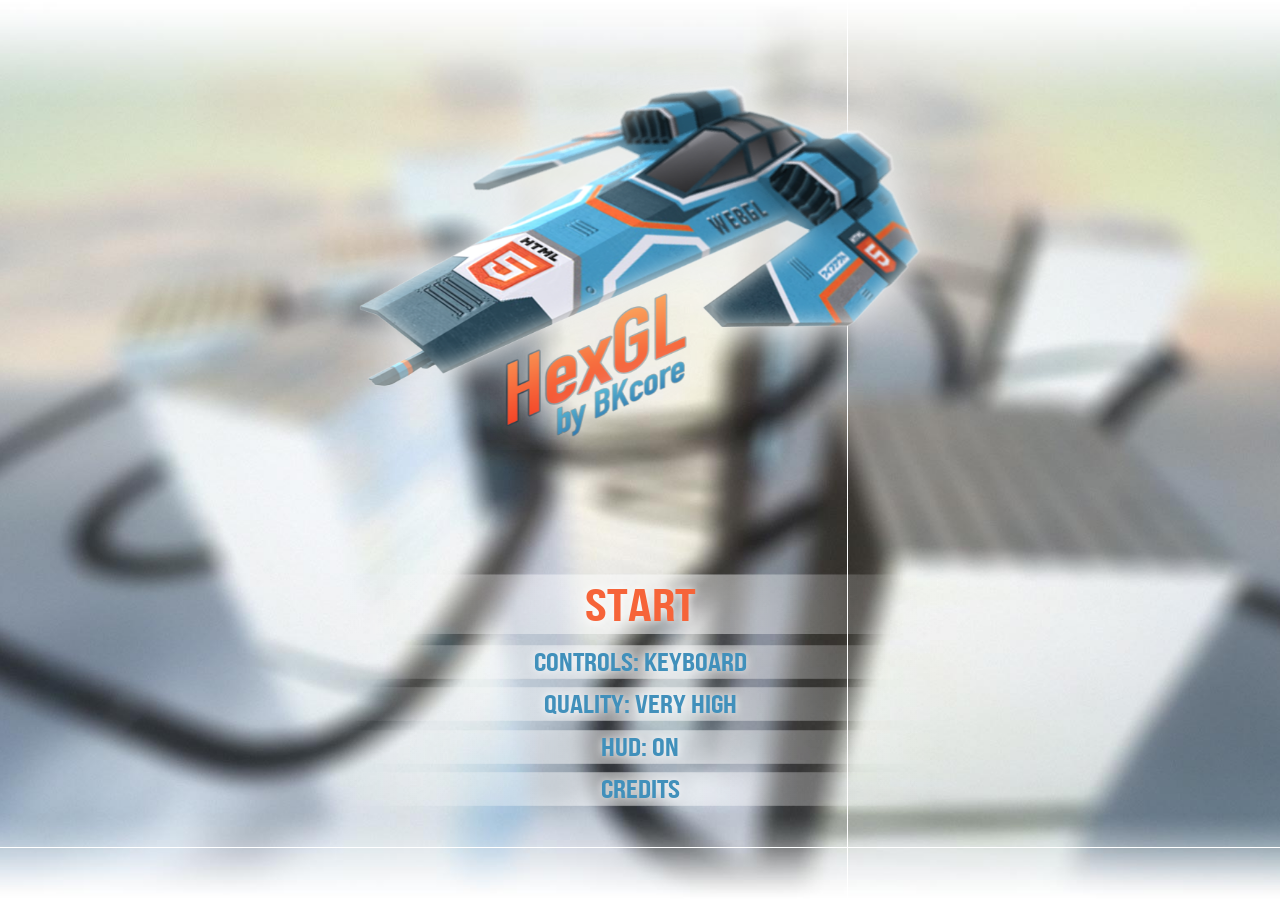
<file: games/hexgl/index.html>
<!doctype html>
<html lang="en">
  <head>
    <title>HexGL by BKcore</title>
    <meta charset="utf-8">
    <meta name="description" content="HexGL is a futuristic racing game built by Thibaut Despoulain (BKcore) using HTML5, Javascript and WebGL. Come challenge your friends on this fast-paced 3D game!">
    <meta property="og:title" content="HexGL, the HTML5 futuristic racing game." />
    <meta property="og:type" content="game" />
    <meta property="og:url" content="http://hexgl.bkcore.com/" />
    <meta property="og:image" content="http://hexgl.bkcore.com/image.png" />
    <meta property="og:site_name" content="HexGL by BKcore" />
    <meta property="fb:admins" content="1482017639" />
    <link rel="icon" href="http://hexgl.bkcore.com/favicon.png" type="image/png">
    <link rel="shortcut icon" href="http://hexgl.bkcore.com/favicon.png" type="image/png">
    <meta name="viewport" content="width=device-width, user-scalable=no, minimum-scale=1.0, maximum-scale=1.0">
    <link rel="stylesheet" href="css/multi.css" type="text/css" charset="utf-8">
    <link rel="stylesheet" href="css/fonts.css" type="text/css" charset="utf-8">
    <style>
      body {
        padding:0;
        margin:0;
      }
      canvas { pointer-events:none; width: 100%;}
      #overlay{
        position: absolute;
        z-index: 9999;
        top: 0;
        left: 0;
        width: 100%;
      }
    </style>
    <script type="text/javascript">
    //analytics
    var _gaq = _gaq || [];
    _gaq.push(['_setAccount', 'UA-26274524-4']);
    _gaq.push(['_trackPageview']);
    (function() {
      var ga = document.createElement('script'); ga.type = 'text/javascript'; ga.async = true;
      ga.src = ('https:' == document.location.protocol ? 'https://ssl' : 'http://www') + '.google-analytics.com/ga.js';
      var s = document.getElementsByTagName('script')[0]; s.parentNode.insertBefore(ga, s);
    })();
    </script>
  </head>

  <body>
    <div id="step-1">
      <div id="global"></div>
      <div id="title">
      </div>
      <div id="menucontainer">
        <div id="menu">
          <div id="start">Start</div>
          <div id="s-controlType">Controls: Keyboard</div>
          <div id="s-quality">Quality: High</div>
          <div id="s-hud">HUD: On</div>
          <div id="s-godmode" style="display: none">Godmode: Off</div>
          <div id="s-credits">Credits</div>
        </div>
      </div>
    </div>
    <div id="step-2" style="display: none">
      <div id="ctrl-help">Click/Touch to continue.</div>
    </div>
    <div id="step-3" style="display: none">
      <div id="progressbar"></div>
    </div>
    <div id="step-4" style="display: none">
      <div id="overlay"></div>
      <div id="main"></div>
    </div>
    <div id="step-5" style="display: none">
      <div id="time"></div>
      <div id="ctrl-help">Click/Touch to continue.</div>
    </div>
    <div id="credits" style="display: none">
      <h3>Code</h3>
      <p><b>Concept and Development</b><br>Thibaut Despoulain (BKcore)</p>
      <p><b>Contributors</b><br>townxelliot<br>mahesh.kk</p>
      <p><b>Technologies</b><br>WebGL<br>JavaScript<br>CoffeeScript<br>Three.js<br>LeapMotion</p>
      <h3>Graphics</h3>
      <p><b>HexMKI base model</b><br>Charnel</p>
      <p><b>Track texture</b><br>Nobiax</p>
      <h4>Click anywhere to continue.</h4>
    </div>

    <div id="leapinfo" style="display: none"></div>

    <script src="libs/leap-0.4.1.min.js"></script>
    <script src="libs/Three.dev.js"></script>
    <script src="libs/ShaderExtras.js"></script>
    <script src="libs/postprocessing/EffectComposer.js"></script>
    <script src="libs/postprocessing/RenderPass.js"></script>
    <script src="libs/postprocessing/BloomPass.js"></script>
    <script src="libs/postprocessing/ShaderPass.js"></script>
    <script src="libs/postprocessing/MaskPass.js"></script>
    <script src="libs/Detector.js"></script>
    <script src="libs/Stats.js"></script>
    <script src="libs/DAT.GUI.min.js"></script>

    <script src="bkcore.coffee/controllers/TouchController.js"></script>
    <script src="bkcore.coffee/controllers/OrientationController.js"></script>
    <script src="bkcore.coffee/controllers/GamepadController.js"></script>

    <script src="bkcore.coffee/Timer.js"></script>
    <script src="bkcore.coffee/ImageData.js"></script>
    <script src="bkcore.coffee/Utils.js"></script>

    <script src="bkcore/threejs/RenderManager.js"></script>
    <script src="bkcore/threejs/Shaders.js"></script>
    <script src="bkcore/threejs/Particles.js"></script>
    <script src="bkcore/threejs/Loader.js"></script>

    <script src="bkcore/Audio.js"></script>

    <script src="bkcore/hexgl/HUD.js"></script>
    <script src="bkcore/hexgl/RaceData.js"></script>
    <script src="bkcore/hexgl/ShipControls.js"></script>
    <script src="bkcore/hexgl/ShipEffects.js"></script>
    <script src="bkcore/hexgl/CameraChase.js"></script>
    <script src="bkcore/hexgl/Gameplay.js"></script>

    <script src="bkcore/hexgl/tracks/Cityscape.js"></script>

    <script src="bkcore/hexgl/HexGL.js"></script>

    <script src="launch.js"></script>

  </body>
</html>
</file>
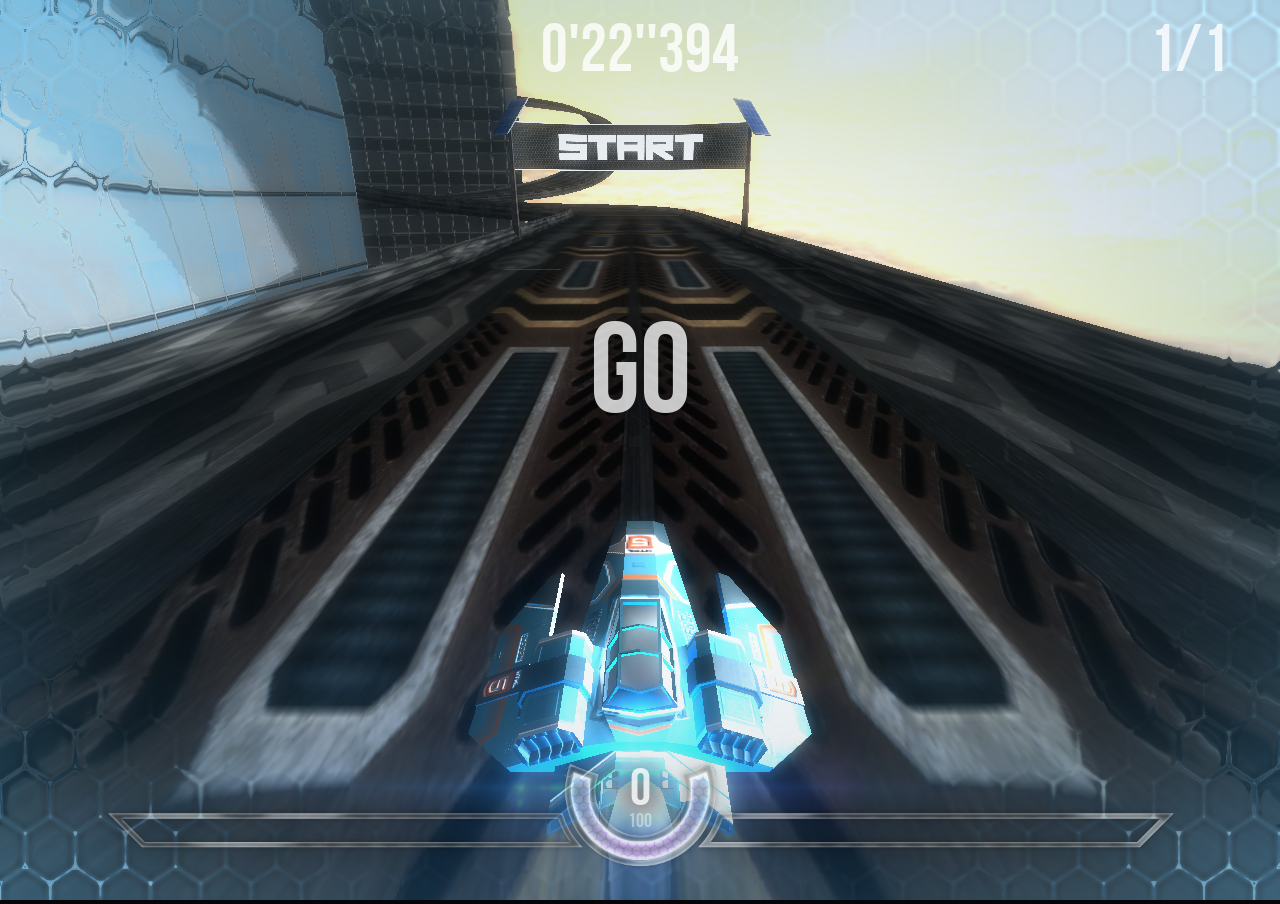
<file: games/hexgl/practice.html>
<!doctype html>
<html lang="en">
<head>
<meta charset="utf-8">
<title>HexGL - Practice Run</title>
<meta name="viewport" content="width=device-width, user-scalable=no, minimum-scale=1.0, maximum-scale=1.0">
<!-- HexGL's own index.html pulls Google Analytics and a remote favicon.
     Neither is loaded here: this page runs inside the hub, offline, off a
     plain python -m http.server. -->
<link rel="stylesheet" href="css/fonts.css" type="text/css">
<style>
  html, body { padding: 0; margin: 0; background: #05060a; overflow: hidden; }
  canvas { pointer-events: none; width: 100%; }
  #overlay { position: absolute; z-index: 40; top: 0; left: 0; width: 100%; }

  /* Everything below is the practice shell, not HexGL. It borrows the hub's
     palette so the iframe does not read as a different website. */
  :root {
    --gold: #ffd24a;
    --p1: #ff3b6b;
    --dim: #7c8496;
    --mono: Consolas, "SF Mono", Menlo, "DejaVu Sans Mono", "Courier New", monospace;
  }
  .pane {
    position: absolute; inset: 0; z-index: 100;
    display: flex; flex-direction: column; align-items: center; justify-content: center;
    background: #05060a; color: #fff;
    font-family: var(--mono); text-transform: uppercase; text-align: center;
  }
  .pane.hidden { display: none; }

  #loading .lbl { font-size: 11px; letter-spacing: 0.3em; color: var(--dim); margin-bottom: 14px; }
  #bar { width: 280px; height: 6px; background: #151a26; border: 2px solid #293143; }
  #barfill { height: 100%; width: 0%; background: var(--gold); transition: width .2s; }

  /* Target banner - the one thing that makes this a practice run rather than
     a free drive. Top-centre, clear of the HUD's corners. */
  #target {
    position: absolute; z-index: 50; top: 12px; left: 50%; transform: translateX(-50%);
    font-family: var(--mono); text-transform: uppercase; text-align: center;
    background: rgba(5, 6, 10, 0.72); border: 2px solid #293143;
    padding: 7px 18px; color: var(--dim); font-size: 10px; letter-spacing: 0.22em;
    pointer-events: none;
  }
  #target b { color: var(--gold); font-size: 15px; letter-spacing: 0.08em; display: block; margin-top: 3px; }
  #target.hidden { display: none; }
  #delta { font-size: 13px; letter-spacing: 0.08em; margin-top: 4px; display: block; }
  #delta.up { color: var(--p1); }
  #delta.down { color: #49e07a; }

  #result .verdict { font-size: 40px; letter-spacing: 0.1em; margin-bottom: 4px; }
  #result .verdict.pass { color: #49e07a; text-shadow: 0 0 28px rgba(73, 224, 122, .45); }
  #result .verdict.fail { color: var(--p1); text-shadow: 0 0 28px rgba(255, 59, 107, .45); }
  #result .time { font-size: 30px; color: #fff; letter-spacing: 0.06em; margin: 10px 0 2px; }
  #result .vs { font-size: 10px; color: var(--dim); letter-spacing: 0.22em; }
  #result .laps { font-size: 10px; color: #5b6478; letter-spacing: 0.2em; margin-top: 14px; }
  #result .coach {
    font-size: 11px; color: #9aa3b5; letter-spacing: 0.08em; text-transform: none;
    margin-top: 18px; max-width: 460px; line-height: 1.7;
    border-top: 2px solid #1c2230; padding-top: 14px;
  }
  #result .coach b { color: var(--gold); }

  /* Build tag, bottom-left - clear of HexGL's own speed and shield gauges,
     which own the bottom centre and the two top corners. */
  #build {
    position: absolute; z-index: 50; left: 14px; bottom: 14px;
    font-family: var(--mono); text-transform: uppercase;
    background: rgba(5, 6, 10, 0.72); border: 2px solid #293143;
    padding: 7px 12px; pointer-events: none;
  }
  #build.hidden { display: none; }
  #build b { color: var(--gold); font-size: 12px; letter-spacing: 0.16em; display: block; }
  #build span { color: var(--dim); font-size: 9px; letter-spacing: 0.18em; display: block; margin-top: 4px; }
  .btnrow { margin-top: 26px; display: flex; gap: 12px; }
  .pbtn {
    font-family: var(--mono); text-transform: uppercase; letter-spacing: 0.16em;
    font-size: 11px; padding: 11px 20px; cursor: pointer;
    background: #0b0e16; border: 3px solid #293143; color: var(--dim);
    transition: border-color .12s, color .12s, transform .08s;
  }
  .pbtn:hover { border-color: var(--gold); color: #fff; transform: translateY(-2px); }
</style>
</head>
<body>

<div id="overlay"></div>
<div id="main"></div>

<div id="target" class="hidden">
  Beat<b id="target-val">--</b><span id="delta"></span>
</div>

<!-- What the prompt built, kept on screen for the whole run. The player is
     here to learn which words produce which ship, and that connection is
     much easier to make while the ship is under them than afterwards. -->
<div id="build" class="hidden">
  <b id="build-name">--</b><span id="build-spec"></span>
</div>

<div class="pane" id="loading">
  <div class="lbl">Loading practice track</div>
  <div id="bar"><div id="barfill"></div></div>
</div>

<div class="pane hidden" id="result">
  <div class="verdict" id="verdict">FINISH</div>
  <div class="time" id="res-time">--</div>
  <div class="vs" id="res-vs"></div>
  <div class="laps" id="res-laps"></div>
  <!-- The point of the whole mode: the run read back as a verdict on the
       sentence, with the one edit most likely to fix it. -->
  <div class="coach" id="res-coach"></div>
  <div class="btnrow">
    <button class="pbtn" id="btn-retry">RUN AGAIN</button>
    <button class="pbtn" id="btn-exit">BACK TO HUB</button>
  </div>
</div>

<script src="libs/Three.dev.js"></script>
<script src="libs/ShaderExtras.js"></script>
<script src="libs/postprocessing/EffectComposer.js"></script>
<script src="libs/postprocessing/RenderPass.js"></script>
<script src="libs/postprocessing/BloomPass.js"></script>
<script src="libs/postprocessing/ShaderPass.js"></script>
<script src="libs/postprocessing/MaskPass.js"></script>
<script src="libs/Detector.js"></script>
<script src="libs/Stats.js"></script>
<script src="libs/DAT.GUI.min.js"></script>

<script src="bkcore.coffee/controllers/TouchController.js"></script>
<script src="bkcore.coffee/controllers/OrientationController.js"></script>
<script src="bkcore.coffee/controllers/GamepadController.js"></script>
<script src="bkcore.coffee/Timer.js"></script>
<script src="bkcore.coffee/ImageData.js"></script>
<script src="bkcore.coffee/Utils.js"></script>

<script src="bkcore/threejs/RenderManager.js"></script>
<script src="bkcore/threejs/Shaders.js"></script>
<script src="bkcore/threejs/Particles.js"></script>
<script src="bkcore/threejs/Loader.js"></script>
<script src="bkcore/Audio.js"></script>

<script src="bkcore/hexgl/HUD.js"></script>
<script src="bkcore/hexgl/RaceData.js"></script>
<script src="bkcore/hexgl/ShipControls.js"></script>
<script src="bkcore/hexgl/ShipEffects.js"></script>
<script src="bkcore/hexgl/CameraChase.js"></script>
<script src="bkcore/hexgl/Gameplay.js"></script>
<script src="bkcore/hexgl/tracks/Cityscape.js"></script>
<script src="bkcore/hexgl/HexGL.js"></script>

<script>
/* ------------------------------------------------------------------
   Practice shell for HexGL.

   HexGL ships a four-step menu (launch.js): pick controls, pick quality,
   read the help card, then race. None of that belongs inside the hub,
   which has already made those choices - so this page skips straight to a
   running track and adds the one thing HexGL has no concept of: a target
   to beat.

   HexGL itself is untouched. Every hook below is an instance-level
   override, so dropping a newer HexGL over games/hexgl/ breaks nothing.
------------------------------------------------------------------- */
(function () {
  'use strict';

  var $ = function (id) { return document.getElementById(id); };
  var qp = function (k, d) {
    var m = new RegExp('[?&]' + k + '=([^&]*)').exec(window.location.search);
    return m ? decodeURIComponent(m[1]) : d;
  };

  /* Laps stand in for distance. One lap is the practice default: a
     Cityscape lap is long enough to be a real test and short enough that a
     failed run costs thirty seconds, not three minutes. */
  var LAPS = Math.max(1, Math.min(3, parseInt(qp('laps', '1'), 10) || 1));
  var TARGET = parseInt(qp('target', '0'), 10) || 0;
  var QUALITY = Math.max(0, Math.min(3, parseInt(qp('quality', '3'), 10)));

  /* The ship the hub built out of the player's prompt. Absent (or corrupt -
     it arrives through a URL) means stock HexGL, which is exactly what this
     page did before prompts existed. */
  var BUILD = null;
  try { BUILD = JSON.parse(qp('build', '')); } catch (e) { BUILD = null; }
  if (BUILD && typeof BUILD.tune !== 'object') BUILD = null;

  /* Every number is clamped to a sane band before it reaches ShipControls.
     The hub computes these, but the hub is a query string away from anyone
     with a keyboard, and a maxSpeed of 1e9 is not a run. */
  var LIMITS = {
    maxSpeed: [3, 14], thrust: [0.008, 0.05], airResist: [0.008, 0.06],
    boosterSpeed: [1, 9], angularSpeed: [0.006, 0.03], airAngularSpeed: [0.006, 0.03],
    shieldDamage: [0, 0.3], collisionSpeedDecrease: [0.5, 1],
    collisionSpeedDecreaseCoef: [0.1, 0.9]
  };

  function applyBuild(controls) {
    if (!BUILD) return;
    for (var k in LIMITS) {
      var v = BUILD.tune[k];
      if (typeof v !== 'number' || !isFinite(v)) continue;
      controls[k] = Math.max(LIMITS[k][0], Math.min(LIMITS[k][1], v));
    }
  }

  /* Formatting has to match HexGL's own HUD, or the target banner and the
     lap clock would disagree about what 1'32''450 means. */
  function fmt(ms) {
    var t = bkcore.Timer.msToTimeString(ms);
    return t.m + "'" + t.s + "''" + t.ms;
  }
  function signed(ms) {
    var sign = ms < 0 ? '-' : '+';
    var a = Math.abs(ms);
    var sec = Math.floor(a / 1000);
    var cs = Math.floor((a % 1000) / 10);
    return sign + sec + '.' + (cs < 10 ? '0' + cs : cs) + 's';
  }

  function post(msg) {
    if (window.parent === window) return;
    msg.source = 'hexgl-practice';
    try { window.parent.postMessage(msg, '*'); } catch (e) {}
  }

  var hexGL = null;
  var finished = false;
  var deltaTimer = null;

  function build() {
    finished = false;
    $('result').className = 'pane hidden';
    $('loading').className = 'pane';
    $('barfill').style.width = '0%';

    hexGL = new bkcore.hexgl.HexGL({
      document: document,
      width: window.innerWidth,
      height: window.innerHeight,
      container: $('main'),
      overlay: $('overlay'),
      /* gameover is deliberately null. HexGL's built-in panel hides the
         whole canvas and reloads the page on click; the practice result has
         to stay inside the iframe. */
      gameover: null,
      quality: QUALITY,
      difficulty: 0,
      hud: true,
      controlType: 0,          // keyboard
      godmode: false,
      track: 'Cityscape'
    });
    window.hexGL = hexGL;

    hexGL.load({
      onLoad: function () {
        hexGL.init();

        /* displayScore assumes three lap times and a DOM full of elements
           this page does not have. Replaced wholesale. */
        hexGL.displayScore = onFinish;

        /* After init(), which is where the track calls tweakShipControls()
           and stamps the difficulty preset over everything. Applying the
           build before that point would silently do nothing. */
        applyBuild(hexGL.components.shipControls);
        if (BUILD) {
          $('build-name').textContent = BUILD.arch || 'YOUR SHIP';
          $('build-spec').textContent = 'TOP ' + BUILD.spec.top.toFixed(1) +
            '   GRIP ' + Math.round(BUILD.spec.grip * 100) + '%' +
            '   HULL ' + BUILD.spec.hits + ' HITS';
          $('build').className = '';
        }

        if (TARGET > 0) {
          $('target-val').textContent = fmt(TARGET);
          $('target').className = '';
          startDelta();
        }

        $('loading').className = 'pane hidden';
        hexGL.start();

        /* start() is what builds gameplay (via initGameplay), so maxLaps can
           only be lowered afterwards. It is read fresh each tick inside the
           timeattack mode function, and gameplay.start() has already painted
           the HUD with 3, so the lap counter is repainted here too. */
        hexGL.gameplay.maxLaps = LAPS;
        if (hexGL.hud) hexGL.hud.updateLap(1, LAPS);
        window.focus();
        post({ type: 'started', laps: LAPS, targetMs: TARGET });
      },
      onError: function (s) {
        console.error('[hexgl] failed to load ' + s);
        $('loading').innerHTML = '<div class="lbl">Track failed to load</div>';
        post({ type: 'error', reason: 'load' });
      },
      onProgress: function (p) {
        $('barfill').style.width = (p.loaded / p.total * 100) + '%';
      }
    });
  }

  /* Live gap to the target, on its own interval rather than inside HexGL's
     render loop - the banner does not need 60fps, and hooking the loop
     would mean touching HexGL. */
  function startDelta() {
    if (deltaTimer) clearInterval(deltaTimer);
    deltaTimer = setInterval(function () {
      if (!hexGL || !hexGL.gameplay || finished || TARGET <= 0) return;
      if (hexGL.gameplay.step !== 4) return;      // 4 == racing, after the countdown
      var d = $('delta');
      var gap = hexGL.gameplay.timer.time.elapsed - TARGET;
      d.textContent = signed(gap);
      d.className = gap > 0 ? 'up' : 'down';
    }, 100);
  }

  /* Reads the run back as a note about the prompt.

     Deliberately one suggestion, never a list: the player is supposed to
     change one thing and run it again, and a wall of advice makes it
     impossible to tell which edit did the work. The stat named is always
     the one the run actually failed on, not the lowest number on the card -
     a fragile ship that finished comfortably does not need a hull lecture. */
  function coach(wrecked, timed, passed, finishTime) {
    if (!BUILD) return '';
    var st = BUILD.stats;
    var name = '<b>' + (BUILD.arch || 'that ship') + '</b>';

    if (wrecked) {
      return name + ' ran out of hull before the finish. The prompt bought ' +
        'speed and aggression with armour - if that was not deliberate, say ' +
        'something about caution, control or a reinforced hull and run it again.';
    }
    if (!timed) {
      return name + ' covered the distance. Set a target to find out whether ' +
        'the prompt was actually quick or just careful.';
    }
    if (passed) {
      var room = Math.round((TARGET - finishTime) / 1000);
      return name + ' covered the distance with ' + room + 's to spare. ' +
        (room > 12
          ? 'Comfortable - try the next target up, or spend some of that margin on a leaner hull.'
          : 'That is a prompt worth keeping.');
    }
    var miss = Math.round((finishTime - TARGET) / 1000);
    if (st.s < 0.5) {
      return name + ' missed by ' + miss + 's, and it was never fast enough to make it: ' +
        'speed came out at ' + Math.round(st.s * 100) + '. The prompt needs to ask ' +
        'for pace directly - top speed, flat out, full throttle.';
    }
    if (st.d > 0.65) {
      return name + ' missed by ' + miss + 's. It was built to survive rather than ' +
        'to arrive - armour is paid for out of speed, so drop some of the caution ' +
        'wording and see what the clock does.';
    }
    return name + ' missed by ' + miss + 's with a ship that was quick enough on paper. ' +
      'Grip is spent on top speed here: either ask for more control in the corners, ' +
      'or keep the build and drive it cleaner.';
  }

  function onFinish(finishTime, lapTimes) {
    finished = true;
    hexGL.active = false;
    if (deltaTimer) clearInterval(deltaTimer);

    /* A destroyed ship still routes through onFinish carrying whatever was
       on the clock. That is not a lap time and must not be reported as one. */
    var wrecked = hexGL.gameplay.result === hexGL.gameplay.results.DESTROYED;
    var timed = !wrecked && TARGET > 0;
    var passed = timed && finishTime <= TARGET;

    $('target').className = 'hidden';
    $('verdict').textContent = wrecked ? 'WRECKED'
      : (!timed ? 'FINISH' : (passed ? 'TARGET MET' : 'TOO SLOW'));
    $('verdict').className = 'verdict ' + ((wrecked || (timed && !passed)) ? 'fail' : 'pass');
    $('res-time').textContent = wrecked ? '--' : fmt(finishTime);
    $('res-vs').textContent = timed
      ? 'TARGET ' + fmt(TARGET) + '   ' + signed(finishTime - TARGET)
      : '';
    $('res-laps').textContent = (!wrecked && lapTimes && lapTimes.length)
      ? lapTimes.map(function (t, i) { return 'LAP ' + (i + 1) + '  ' + fmt(t); }).join('     ')
      : '';
    $('res-coach').innerHTML = coach(wrecked, timed, passed, finishTime);
    $('result').className = 'pane';

    post({
      type: 'finish',
      timeMs: wrecked ? null : finishTime,
      targetMs: TARGET || null,
      lapTimes: wrecked ? [] : (lapTimes || []),
      laps: LAPS,
      wrecked: wrecked,
      passed: passed,
      /* Handed back so the hub can talk about the run in terms of the
         prompt without having to remember what it sent. */
      build: BUILD ? { arch: BUILD.arch, stats: BUILD.stats } : null
    });
  }

  $('btn-retry').onclick = function () { window.location.reload(); };
  $('btn-exit').onclick = function () { post({ type: 'exit' }); };

  /* Esc leaves the run. The hub binds it too, but a focused iframe eats the
     key, so it has to be handled on both sides. */
  window.addEventListener('keydown', function (e) {
    if (e.keyCode === 27) post({ type: 'exit' });
  });

  var probe = document.createElement('canvas');
  var gl = null;
  try { gl = probe.getContext('webgl') || probe.getContext('experimental-webgl'); } catch (e) {}
  if (!gl) {
    $('loading').innerHTML = '<div class="lbl">WebGL unavailable</div>';
    post({ type: 'error', reason: 'webgl' });
    return;
  }

  build();
})();
</script>
</body>
</html>
</file>
<file: games/hexgl/css/multi.css>
@-webkit-keyframes anim {
  0%   { -webkit-transform: translateY(10px) }
  50% { -webkit-transform: translateY(-10px) }
  100% { -webkit-transform: translateY(10px) }
}
@-moz-keyframes anim {
  0%   { -moz-transform: translateY(10px) }
  50% { -moz-transform: translateY(-10px) }
  100% { -moz-transform: translateY(10px) }
}
@-o-keyframes anim {
  0%   { -o-transform: translateY(10px) }
  50% { -o-transform: translateY(-10px) }
  100% { -o-transform: translateY(10px) }
}
@keyframes anim {
  0%   { transform: translateY(10px) }
  50% { transform: translateY(-10px) }
  100% { transform: translateY(10px) }
}

@-webkit-keyframes animbg {
  0%   { -webkit-transform: translateY(5px) }
  50% { -webkit-transform: translateY(-5px) }
  100% { -webkit-transform: translateY(5px) }
}
@-moz-keyframes animbg {
  0%   { -moz-transform: translateY(5px) }
  50% { -moz-transform: translateY(-5px) }
  100% { -moz-transform: translateY(5px) }
}
@-o-keyframes animbg {
  0%   { -o-transform: translateY(5px) }
  50% { -o-transform: translateY(-5px) }
  100% { -o-transform: translateY(5px) }
}
@keyframes animbg {
  0%   { transform: translateY(5px) }
  50% { transform: translateY(-5px) }
  100% { transform: translateY(5px) }
}

* {
  -webkit-touch-callout: none;
  -webkit-user-select: none;
  -khtml-user-select: none;
  -moz-user-select: none;
  -ms-user-select: none;
  user-select: none;
}

html, body {
  overflow: hidden;
  font-family: 'BebasNeueRegular', arial, sans-serif;
  background: white;
}

#global {
  position: absolute;
  top: 0;
  right: 0;
  bottom: 0;
  left: 0;
  z-index: 0;
  background: url('bg.jpg') no-repeat center center fixed;
  overflow: hidden;
  text-align: center;
  -moz-background-size: cover;
  -webkit-background-size: cover;
  -ms-background-size: cover;
  -o-background-size: cover;
  background-size: cover;
  -webkit-transform: translateZ(0);
  -moz-transform: translateZ(0);
  -o-transform: translateZ(0);
  transform: translateZ(0);
  -webkit-animation: animbg 3s ease-in-out infinite;
  -moz-animation: animbg 3s ease-in-out infinite;
  -o-animation: animbg 3s ease-in-out infinite;
  animation: animbg 3s ease-in-out infinite;
}

#title {
  position: absolute;
  top: 5%;
  right: 0;
  bottom: 5%;
  left: 0;
  z-index: 1;
  background: url('title.png') no-repeat center top;
  -moz-background-size: auto 50%;
  -webkit-background-size: auto 50%;
  -ms-background-size: auto 50%;
  -o-background-size: auto 50%;
  background-size: auto 50%;
  -webkit-transform: translateZ(0);
  -moz-transform: translateZ(0);
  -o-transform: translateZ(0);
  transform: translateZ(0);
  -webkit-animation: anim 3s ease-in-out infinite;
  -moz-animation: anim 3s ease-in-out infinite;
  -o-animation: anim 3s ease-in-out infinite;
  animation: anim 3s ease-in-out infinite;
}

#menucontainer {
  position: absolute;
  top: auto;
  right: 0;
  bottom: 10%;
  left: 0;
  z-index: 2;
}

#menu {
  position: relative;
  display: block;
  width: 100%;
  max-width: 600px;
  margin: auto;
  text-align: center;
  font-size: 2em;
  font-family: 'BebasNeueRegular', arial, sans-serif;
  text-transform: uppercase;
  color: #4190bb;
}

#menu div {
  padding: 0.1em 0 0 0;
  margin: 0 0;
  cursor: pointer;
  -moz-text-shadow: 0 0 10px rgb(255,255,255);
  -webkit-text-shadow: 0 0 10px rgb(255,255,255);
  text-shadow: 0 0 10px rgb(255,255,255);
  -webkit-transform-origin-y: 50%;
  -webkit-transition: -webkit-transform 0.2s;
  -webkit-transform: translateZ(0px) scaleY(0.8);
  transform-origin-y: 50%;
  transition: transform 0.2s ease;
  transform: translateZ(0px) scaleY(0.8);
  background: url([data-uri]);
  background: -moz-linear-gradient(left, rgba(255,255,255,0) 0%, rgba(255,255,255,0.5) 40%, rgba(255,255,255,0.5) 60%, rgba(255,255,255,0) 100%); /* FF3.6+ */
  background: -webkit-gradient(linear, left top, right top, color-stop(0%,rgba(255,255,255,0)), color-stop(40%,rgba(255,255,255,0.5)), color-stop(60%,rgba(255,255,255,0.5)), color-stop(100%,rgba(255,255,255,0))); /* Chrome,Safari4+ */
  background: -webkit-linear-gradient(left, rgba(255,255,255,0) 0%,rgba(255,255,255,0.5) 40%,rgba(255,255,255,0.5) 60%,rgba(255,255,255,0) 100%); /* Chrome10+,Safari5.1+ */
  background: -o-linear-gradient(left, rgba(255,255,255,0) 0%,rgba(255,255,255,0.5) 40%,rgba(255,255,255,0.5) 60%,rgba(255,255,255,0) 100%); /* Opera 11.10+ */
  background: -ms-linear-gradient(left, rgba(255,255,255,0) 0%,rgba(255,255,255,0.5) 40%,rgba(255,255,255,0.5) 60%,rgba(255,255,255,0) 100%); /* IE10+ */
  background: linear-gradient(to right, rgba(255,255,255,0) 0%,rgba(255,255,255,0.5) 40%,rgba(255,255,255,0.5) 60%,rgba(255,255,255,0) 100%); /* W3C */
}

#menu div:hover {
  color: #f66439;
  -webkit-transform: scaleY(1.0);
  transform: scaleY(1.1);
}

#start {
  font-size: 1.8em;
  color: #f66439;
}

#start:hover {
  color: #f8854b !important;
}

#step-2 {
  position: absolute;
  top: 0;
  right: 0;
  bottom: 0;
  left: 0;
  background: black;
  vertical-align: bottom;
  text-align: center;
  padding: 20px;
  color: white;
  font-size: 2em;
  background-repeat: no-repeat;
  background-position: center center;
  -moz-background-size: 60% auto;
  -webkit-background-size: 60% auto;
  -ms-background-size: 60% auto;
  -o-background-size: 60% auto;
  background-size: 60% auto;
}

#step-3 {
  position: absolute;
  top: 0;
  right: 0;
  bottom: 0;
  left: 0;
  background: black;
}

#step-3 #progressbar {
  position: absolute;
  top: 0;
  right: auto;
  bottom: 0;
  left: 0;
  width: 0%;
  background: white;
}

#step-5 {
  position: absolute;
  top: 0;
  right: 0;
  bottom: 0;
  left: 0;
  background: black;
  text-align: center;
  padding: 100px 20px;
  color: white;
  font-size: 2em;
}

#step-5 #time {
  font-size: 4em
}

#leapinfo {
  position: absolute;
  top: 0;
  right: 0;
  bottom: 0;
  left: 0;
  background: rgba(0,0,0,0.8);
  color: white;
  text-align: center;
  font-size: 3em;
  padding-top: 200px;
  z-index: 999999;
}

#credits {
  position: absolute;
  top: 0;
  right: 0;
  bottom: 0;
  left: 0;
  z-index: 9999;
  background: black;
  overflow-y: auto;
  text-align: center;
  color: white;
  font-size: 1.1em;
  padding: 40px 20px;
}

#credits h3 {
  font-size: 2em;
  color: #666;
}

#credits b {
  font-size: 1.2em;
  color: #bbb;
}

#credits h4 {
  color: #555;
  font-size: 1.2em;
}
</file>
<file: games/hexgl/css/fonts.css>
/* Generated by Font Squirrel (http://www.fontsquirrel.com) on July 28, 2012 03:24:04 PM America/New_York */



@font-face {
    font-family: 'BebasNeueRegular';
    src: url('BebasNeue-webfont.eot');
    src: url('BebasNeue-webfont.eot?#iefix') format('embedded-opentype'),
         url('BebasNeue-webfont.woff') format('woff'),
         url('BebasNeue-webfont.ttf') format('truetype'),
         url('BebasNeue-webfont.svg#BebasNeueRegular') format('svg');
    font-weight: normal;
    font-style: normal;

}
</file>
